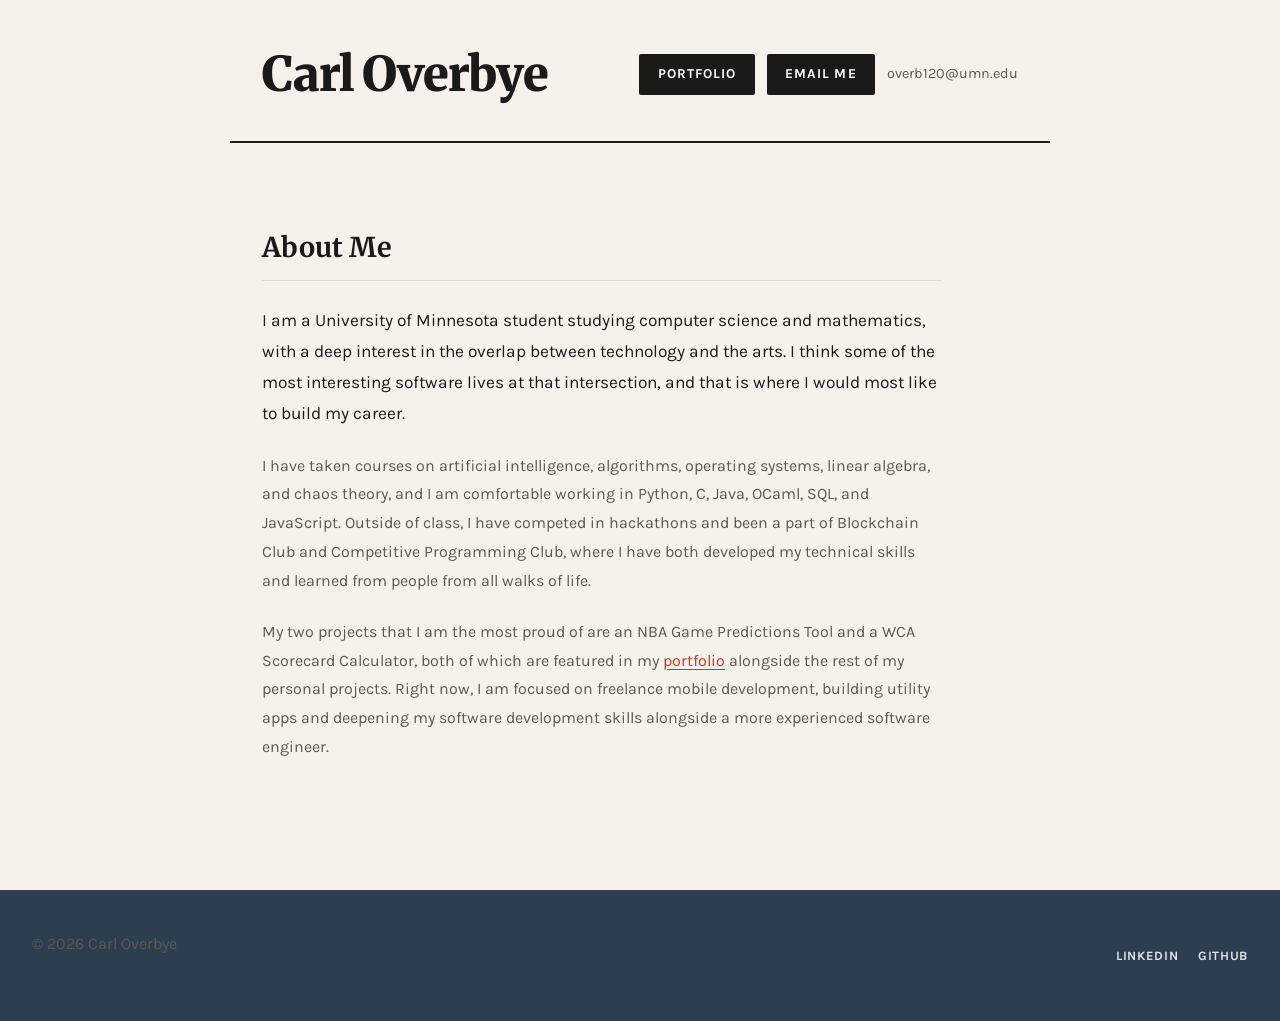
<file: index.html>
<!DOCTYPE html> 
<html lang="en">
<head>
    <meta charset="UTF-8">
    <meta name = "viewport" content = "width=device-width, initial-scale =1">
    <title>Carl Overbye</title>
    <link rel = "stylesheet"  href = "style.css">
    <link rel = "preconnect" href = "https://fonts.googleapis.com">
    <link rel = "preconnect" href = "https://fonts.gstatic.com" crossorigin>
    <link href = "https://fonts.googleapis.com/css2?family=Karla:ital,wght@0,200..800;1,200..800&family=Merriweather:ital,opsz,wght@0,18..144,300..900;1,18..144,300..900&family=Montserrat:ital,wght@0,100..900;1,100..900&display=swap" rel="stylesheet">

</head> 
<body>
    <header>
        <h1>Carl Overbye</h1>
        <nav>
            <a href="portfolio.html">Portfolio</a>
            <a href = "mailto:overb120@umn.edu">Email Me</a>
            <span>overb120@umn.edu</span>
        </nav>
    </header>
    <main> 
        <div>
            <h2>About Me</h2>
            <p>I am a University of Minnesota student studying computer science and mathematics, with a deep interest in the 
                overlap between technology and the arts. I think some of the most interesting software lives at that 
                intersection, and that is where I would most like to build my career.</p>
            <p>I have taken courses on artificial intelligence, algorithms, operating systems, linear algebra, and chaos theory,
                and I am comfortable working in Python, C, Java, OCaml, SQL, and JavaScript. Outside of class, I have competed in 
                hackathons and been a part of Blockchain Club and Competitive Programming Club, where I have both developed my technical
                skills and learned from people from all walks of life.</p>
            <p>My two projects that I am the most proud of are an NBA Game Predictions Tool and a WCA Scorecard Calculator, both of which
                are featured in my <a href="portfolio.html">portfolio</a> alongside the rest of my personal projects. Right now, I am focused on freelance mobile development, building
                utility apps and deepening my software development skills alongside a more experienced software engineer.</p>
        </div>
    </main>
    <footer>
        <p>&copy; 2026 Carl Overbye</p>
        <div class="social-links">
            <a href = "https://www.linkedin.com/in/carloverbye/"
            target = "_blank">LinkedIn</a>
            <a href="https://github.com/cover1-1" target= "_blank">GitHub</a>
        </div>
    </footer>
</body>   
</html>
</file>
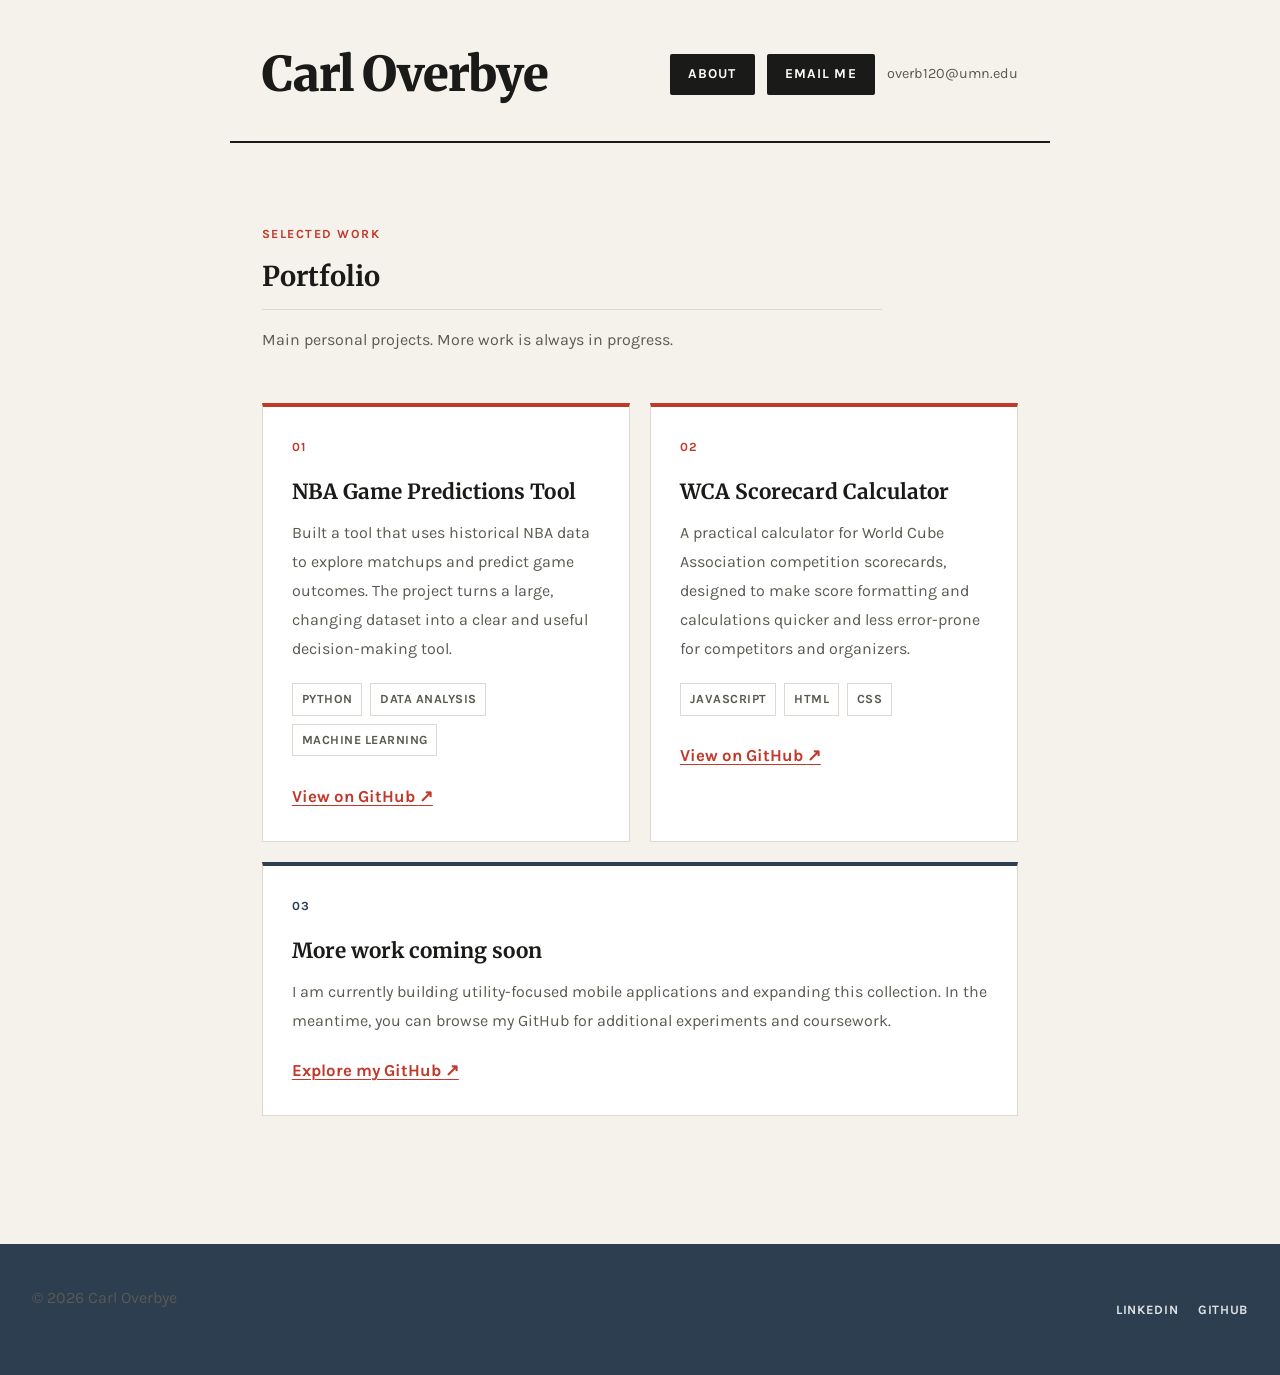
<file: portfolio.html>
<!DOCTYPE html>
<html lang="en">
<head>
    <meta charset="UTF-8">
    <meta name="viewport" content="width=device-width, initial-scale=1">
    <meta name="description" content="Selected software projects by Carl Overbye.">
    <title>Portfolio | Carl Overbye</title>
    <link rel="stylesheet" href="style.css">
    <link rel="preconnect" href="https://fonts.googleapis.com">
    <link rel="preconnect" href="https://fonts.gstatic.com" crossorigin>
    <link href="https://fonts.googleapis.com/css2?family=Karla:ital,wght@0,200..800;1,200..800&family=Merriweather:ital,opsz,wght@0,18..144,300..900;1,18..144,300..900&display=swap" rel="stylesheet">
</head>
<body>
    <header>
        <h1><a class="site-title" href="index.html">Carl Overbye</a></h1>
        <nav>
            <a href="index.html">About</a>
            <a href="mailto:overb120@umn.edu">Email Me</a>
            <span>overb120@umn.edu</span>
        </nav>
    </header>
    <main>
        <section class="portfolio-intro" aria-labelledby="portfolio-title">
            <p class="eyebrow">Selected work</p>
            <h2 id="portfolio-title">Portfolio</h2>
            <p>Main personal projects. More work is always in progress.</p>
        </section>

        <section class="project-grid" aria-label="Projects">
            <article class="project-card">
                <div class="project-number" aria-hidden="true">01</div>
                <h3>NBA Game Predictions Tool</h3>
                <p>Built a tool that uses historical NBA data to explore matchups and predict game outcomes. The project turns a large, changing dataset into a clear and useful decision-making tool.</p>
                <ul class="project-tags" aria-label="Technologies used">
                    <li>Python</li><li>Data analysis</li><li>Machine learning</li>
                </ul>
                <a class="project-link" href="https://github.com/cover1-1/pro-basketball-analysis-tool" target="_blank" rel="noopener noreferrer">View on GitHub <span aria-hidden="true">&#8599;</span></a>
            </article>

            <article class="project-card">
                <div class="project-number" aria-hidden="true">02</div>
                <h3>WCA Scorecard Calculator</h3>
                <p>A practical calculator for World Cube Association competition scorecards, designed to make score formatting and calculations quicker and less error-prone for competitors and organizers.</p>
                <ul class="project-tags" aria-label="Technologies used">
                    <li>JavaScript</li><li>HTML</li><li>CSS</li>
                </ul>
                <a class="project-link" href="https://github.com/cover1-1/wcacalc" target="_blank" rel="noopener noreferrer">View on GitHub <span aria-hidden="true">&#8599;</span></a>
            </article>

            <article class="project-card project-card--future">
                <div class="project-number" aria-hidden="true">03</div>
                <h3>More work coming soon</h3>
                <p>I am currently building utility-focused mobile applications and expanding this collection. In the meantime, you can browse my GitHub for additional experiments and coursework.</p>
                <a class="project-link" href="https://github.com/cover1-1" target="_blank" rel="noopener noreferrer">Explore my GitHub <span aria-hidden="true">&#8599;</span></a>
            </article>
        </section>
    </main>
    <footer>
        <p>&copy; 2026 Carl Overbye</p>
        <div class="social-links">
            <a href="https://www.linkedin.com/in/carloverbye/" target="_blank" rel="noopener noreferrer">LinkedIn</a>
            <a href="https://github.com/cover1-1" target="_blank" rel="noopener noreferrer">GitHub</a>
        </div>
    </footer>
</body>
</html>
</file>
<file: style.css>
:root {
    --bg:         #f5f2ec;
    --surface:    #ffffff;
    --ink:        #1a1a18;
    --ink-muted:  #5a5a52;
    --accent:     #c0392b;
    --accent-alt: #2c3e50;
    --border:     #ddd9d0;
    --max-width:  820px;
    --font-serif: 'Merriweather', Georgia, serif;
    --font-sans:  'Karla', sans-serif;
}
 

*, *::before, *::after {
    box-sizing: border-box;
    margin: 0;
    padding: 0;
}
 
html {
    scroll-behavior: smooth;
}
 
body {
    background-color: var(--bg);
    color: var(--ink);
    font-family: var(--font-sans);
    font-size: 1.05rem;
    line-height: 1.8;
    -webkit-font-smoothing: antialiased;
}
 
body {
    animation: fadeIn 0.6s ease both;
}
@keyframes fadeIn {
    from { opacity: 0; transform: translateY(10px); }
    to   { opacity: 1; transform: translateY(0); }
}
 

header {
    display: flex;
    flex-direction: column;
    align-items: flex-start;
    gap: 1.2rem;
    padding: 2.5rem 1.5rem 2rem;
    max-width: var(--max-width);
    margin: 0 auto;
    border-bottom: 2px solid var(--ink);
}
 
header h1 {
    font-family: var(--font-serif);
    font-size: clamp(2rem, 5vw, 3rem);
    font-weight: 900;
    letter-spacing: -0.02em;
    line-height: 1.1;
    color: var(--ink);
}

.site-title {
    color: inherit;
    text-decoration: none;
}
 
/* Subtle red underline accent on name */
header h1::after {
    content: '';
    display: block;
    width: 2.5rem;
    height: 3px;
    background: var(--accent);
    margin-top: 0.4rem;
}
 
nav {
    display: flex;
    gap: 0.75rem;
    flex-wrap: wrap;
}
 
nav > a {
    display: inline-block;
    padding: 0.45em 1.2em;
    font-family: var(--font-sans);
    font-size: 0.85rem;
    font-weight: 700;
    letter-spacing: 0.08em;
    text-transform: uppercase;
    text-decoration: none;
    color: var(--surface);
    background: var(--ink);
    border: 2px solid var(--ink);
    border-radius: 2px;
    transition: background 0.2s, color 0.2s;
}
 
nav > a:hover {
    background: var(--accent);
    border-color: var(--accent);
}

nav > span {
    align-self: center;
    color: var(--ink-muted);
    font-size: 0.9rem;
}
 
@media (min-width: 768px) {
    header {
        flex-direction: row;
        align-items: center;
        justify-content: space-between;
        padding: 3rem 2rem 2.5rem;
    }
 
    header h1::after {
        display: none; /* cleaner at wide layout */
    }
}
 

main {
    max-width: var(--max-width);
    margin: 0 auto;
    padding: 3rem 1.5rem 4rem;
}
 
@media (min-width: 768px) {
    main {
        padding: 4rem 2rem 6rem;
    }
}
 

main > div {
    max-width: 680px; 
}
 

h2 {
    font-family: var(--font-serif);
    font-size: clamp(1.3rem, 3vw, 1.7rem);
    font-weight: 700;
    color: var(--ink);
    margin-bottom: 1.5rem;
    padding-bottom: 0.5rem;
    border-bottom: 1px solid var(--border);
}

h3 {
    font-family: var(--font-serif);
    font-size: 1.3rem;
    line-height: 1.35;
}
 

p {
    color: var(--ink-muted);
    margin-bottom: 1.4rem;
    font-size: 1rem;
}
 
p:last-child {
    margin-bottom: 0;
}
 
main > div > p:first-of-type {
    font-size: 1.08rem;
    color: var(--ink);
}
 

main a {
    color: var(--accent);
    text-decoration: underline;
    text-underline-offset: 3px;
    transition: color 0.2s;
}
 
main a:hover {
    color: var(--accent-alt);
}

.portfolio-intro {
    max-width: 620px;
    margin-bottom: 3rem;
}

.portfolio-intro h2 {
    margin-bottom: 1rem;
}

.eyebrow {
    color: var(--accent);
    font-size: 0.78rem;
    font-weight: 700;
    letter-spacing: 0.12em;
    margin-bottom: 0.45rem;
    text-transform: uppercase;
}

.project-grid {
    display: grid;
    gap: 1.25rem;
}

.project-card {
    background: var(--surface);
    border: 1px solid var(--border);
    border-top: 4px solid var(--accent);
    padding: 1.8rem;
}

.project-card--future {
    border-top-color: var(--accent-alt);
}

.project-number {
    color: var(--accent);
    font-size: 0.78rem;
    font-weight: 700;
    letter-spacing: 0.12em;
    margin-bottom: 1.25rem;
}

.project-card--future .project-number {
    color: var(--accent-alt);
}

.project-card h3 {
    margin-bottom: 0.8rem;
}

.project-card p {
    margin-bottom: 1.25rem;
}

.project-tags {
    display: flex;
    flex-wrap: wrap;
    gap: 0.5rem;
    list-style: none;
    margin: 0 0 1.6rem;
    padding: 0;
}

.project-tags li {
    border: 1px solid var(--border);
    color: var(--ink-muted);
    font-size: 0.78rem;
    font-weight: 700;
    letter-spacing: 0.04em;
    padding: 0.25rem 0.55rem;
    text-transform: uppercase;
}

.project-link {
    font-weight: 700;
    text-decoration-thickness: 1px;
}

@media (min-width: 640px) {
    .project-grid {
        grid-template-columns: repeat(2, minmax(0, 1fr));
    }

    .project-card--future {
        grid-column: span 2;
    }
}
 

footer {
    background: var(--accent-alt);
    color: rgba(255, 255, 255, 0.7);
    padding: 2.5rem 1.5rem;
    font-size: 0.85rem;
    display: flex;
    flex-direction: column;
    align-items: center;
    gap: 0.8rem;
    text-align: center;
}
 
.social-links {
    display: flex;
    gap: 1.25rem;
}
 
.social-links a {
    color: rgba(255, 255, 255, 0.85);
    text-decoration: none;
    font-weight: 700;
    letter-spacing: 0.05em;
    text-transform: uppercase;
    font-size: 0.8rem;
    transition: color 0.2s;
}
 
.social-links a:hover {
    color: #ffffff;
}
 
@media (min-width: 768px) {
    footer {
        flex-direction: row;
        justify-content: space-between;
        padding: 2.5rem 2rem;
        max-width: 100%;
    }
}
 

@media (min-width: 1200px) {
    main {
        padding: 5rem 2rem 8rem;
    }
}
</file>
